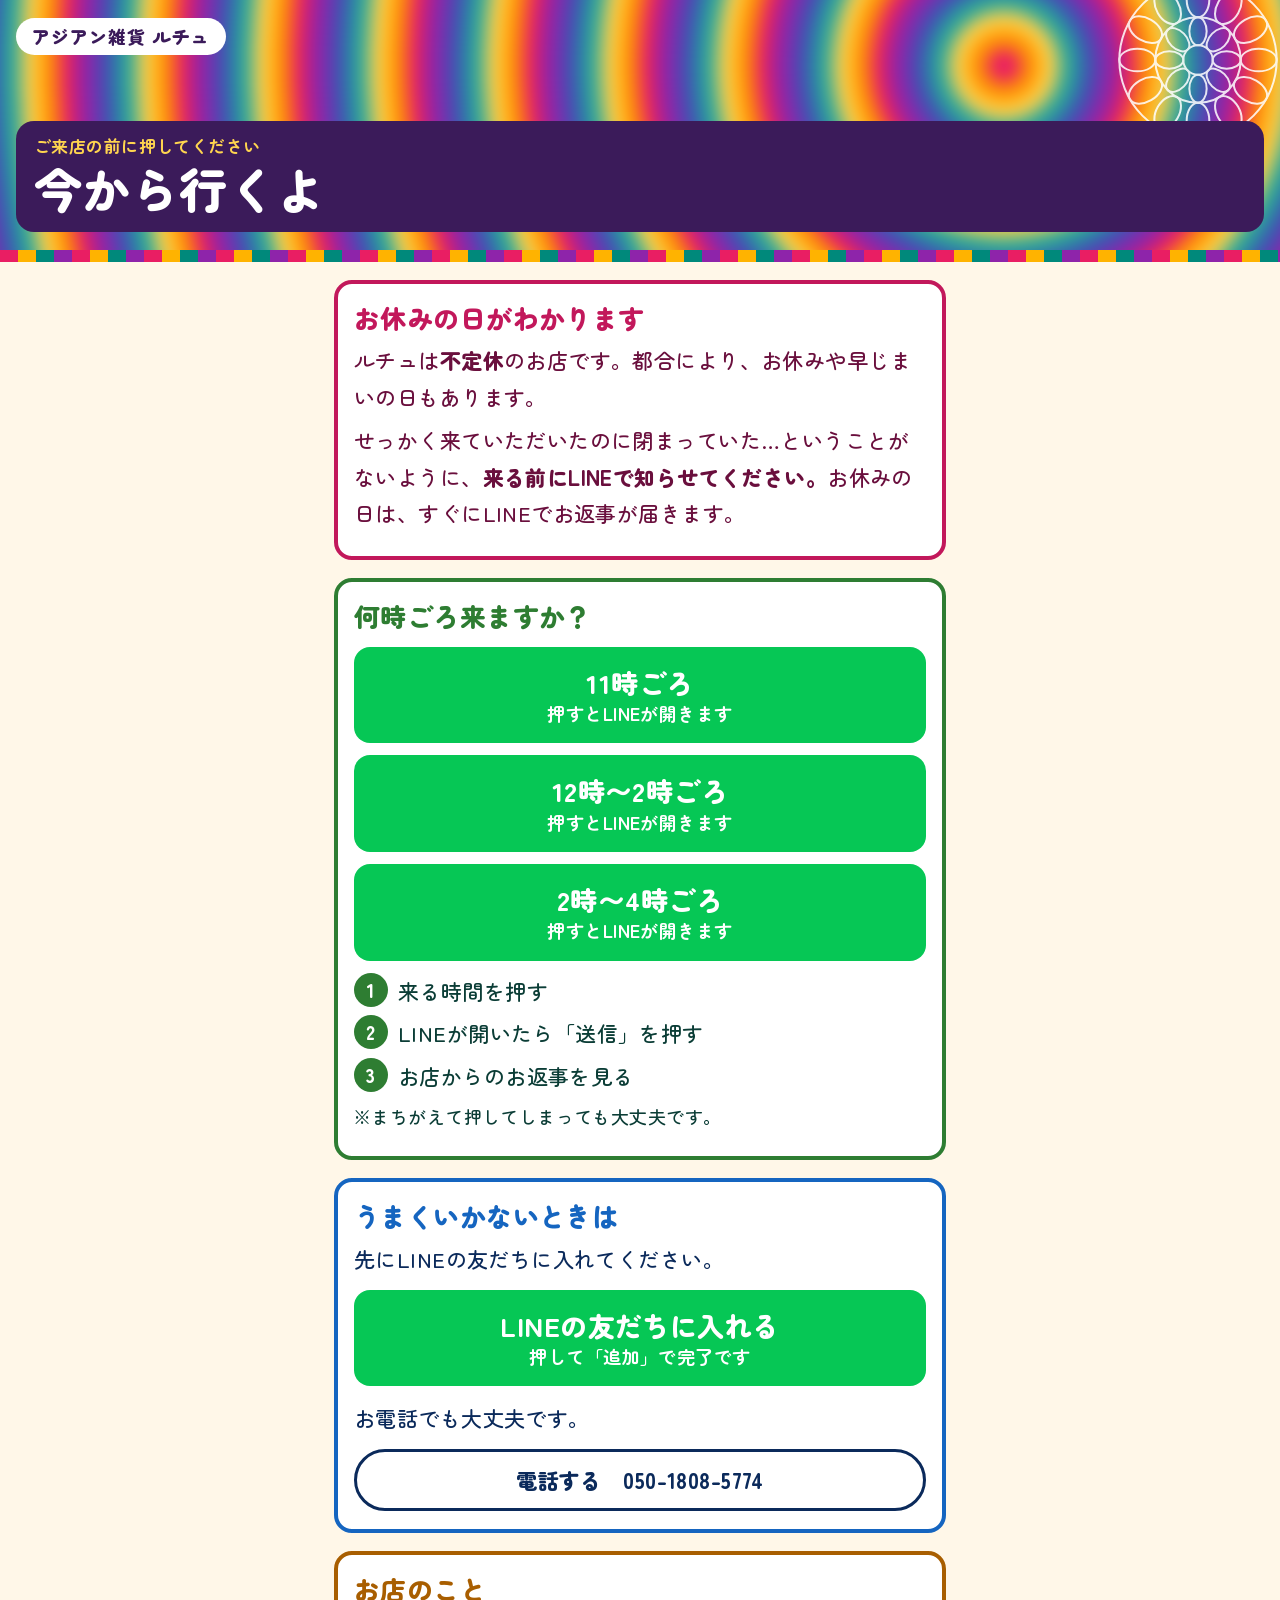
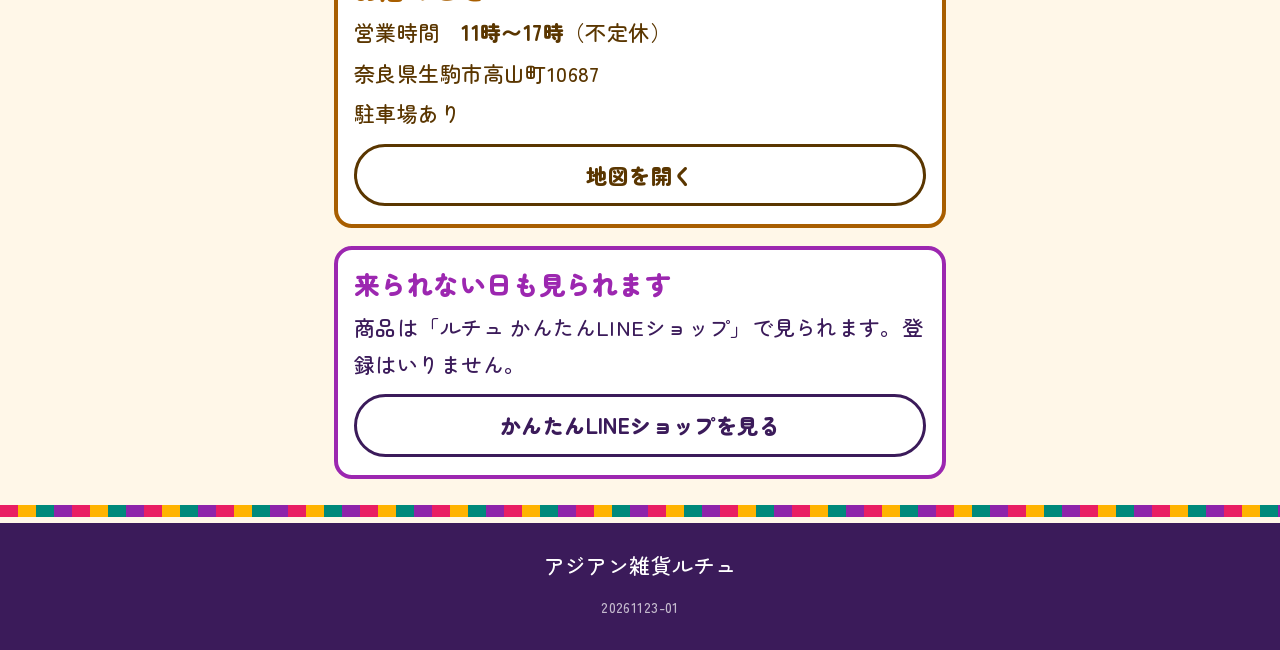
<file: iku.html>
<!DOCTYPE html>
<html lang="ja">
<head>
<meta charset="utf-8">
<meta name="viewport" content="width=device-width, initial-scale=1">
<title>今から行くよ（ご来店前のLINE連絡）｜アジアン雑貨ルチュ</title>
<meta name="description" content="アジアン雑貨ルチュ（奈良・生駒市高山町）は不定休のお店です。ご来店前に、LINEで「今から行くよ」を押してください。お休みの日はすぐにお返事が届きます。">
<meta name="theme-color" content="#3B1B5A">
<link rel="preconnect" href="https://fonts.googleapis.com"><link rel="preconnect" href="https://fonts.gstatic.com" crossorigin>
<link href="https://fonts.googleapis.com/css2?family=Zen+Maru+Gothic:wght@500;700;900&display=swap" rel="stylesheet">
<link rel="stylesheet" href="lucu-colors.css">
<style>
  /* 作成 20261123-01：インスタのプロフィールから開く「今から行くよ」のページ */
  :root{--green:#06C755}
  *{box-sizing:border-box}
  body{margin:0;background:#FFF7E8;color:#3B1B5A;font-family:"Zen Maru Gothic","Hiragino Maru Gothic ProN","Hiragino Sans","Yu Gothic","Meiryo",sans-serif;font-size:21px;line-height:1.75;letter-spacing:.02em;font-weight:500}
  b,strong,h1,h2,h3{font-weight:900}
  .top{position:relative;overflow:hidden;height:250px;color:#fff}
  .top .md{width:200px;height:200px;right:-18px;top:-40px}
  .pill{position:absolute;left:16px;top:18px;background:#fff;color:var(--dk);font-size:18px;font-weight:900;letter-spacing:.06em;padding:4px 16px;border-radius:999px;line-height:1.6}
  .banner{position:absolute;left:16px;right:16px;bottom:18px;background:var(--dk);border-radius:18px;padding:12px 18px 14px}
  .banner .sub{font-size:17px;font-weight:700;color:var(--sub);line-height:1.5}
  .banner h1{margin:2px 0 0;font-size:clamp(34px,10vw,48px);line-height:1.2;color:#fff}
  main{max-width:640px;margin:0 auto;padding:18px 14px 8px}
  .box{position:relative;background:#fff;border:4px solid var(--a1);border-radius:18px;padding:16px 16px 18px;margin:0 0 18px;color:var(--dk)}
  .box h2{margin:0 0 6px;font-size:26px;line-height:1.4;color:var(--a1)}
  .box p{margin:6px 0}
  .closed{display:none;background:#C62828;color:#fff;border-radius:18px;padding:16px 18px;margin:0 0 18px;font-size:23px;font-weight:900;line-height:1.6}
  .closed small{display:block;font-size:19px;font-weight:700}
  .btn{display:block;text-align:center;text-decoration:none;font-weight:900;border-radius:16px;padding:18px 10px;margin-top:12px;font-size:27px;line-height:1.35;width:100%}
  .btn.line{background:var(--green);color:#fff}
  .btn.line small{display:block;font-size:18px;font-weight:700}
  .btn.sub{background:#fff;color:var(--dk);border:3px solid var(--dk);border-radius:999px;font-size:21px;padding:14px 10px}
  .how{margin:12px 0 0;padding:0;list-style:none}
  .how li{display:flex;gap:10px;align-items:flex-start;margin:6px 0}
  .how .n{flex:none;width:34px;height:34px;border-radius:50%;background:var(--a1);color:#fff;font-weight:900;text-align:center;line-height:34px;font-size:19px}
  .info p{margin:4px 0}
  .foot{background:var(--dk);color:#fff;text-align:center;padding:20px 14px 26px;margin-top:6px}
  .foot p{margin:4px 0}
  .foot .ver{font-size:14px;opacity:.7;margin-top:12px}
</style>
</head>
<body class="c-main">
<header class="top tiedye c-main">
  <div class="md"></div>
  <div class="pill">アジアン雑貨 ルチュ</div>
  <div class="banner"><div class="sub">ご来店の前に押してください</div><h1>今から行くよ</h1></div>
</header>
<div class="stripe c-main"></div>
<main>
  <div class="closed" id="closed"></div>

  <section class="box c-pink">
    <h2>お休みの日がわかります</h2>
    <p>ルチュは<b>不定休</b>のお店です。都合により、お休みや早じまいの日もあります。</p>
    <p>せっかく来ていただいたのに閉まっていた…ということがないように、<b>来る前にLINEで知らせてください。</b>お休みの日は、すぐにLINEでお返事が届きます。</p>
  </section>

  <section class="box c-green">
    <h2>何時ごろ来ますか？</h2>
    <a class="btn line" id="t1" target="_blank" rel="noopener">11時ごろ<small>押すとLINEが開きます</small></a>
    <a class="btn line" id="t2" target="_blank" rel="noopener">12時〜2時ごろ<small>押すとLINEが開きます</small></a>
    <a class="btn line" id="t3" target="_blank" rel="noopener">2時〜4時ごろ<small>押すとLINEが開きます</small></a>
    <ol class="how">
      <li><span class="n">1</span><span>来る時間を押す</span></li>
      <li><span class="n">2</span><span>LINEが開いたら「送信」を押す</span></li>
      <li><span class="n">3</span><span>お店からのお返事を見る</span></li>
    </ol>
    <p style="font-size:18px">※まちがえて押してしまっても大丈夫です。</p>
  </section>

  <section class="box c-blue">
    <h2>うまくいかないときは</h2>
    <p>先にLINEの友だちに入れてください。</p>
    <a class="btn line" href="https://line.me/R/ti/p/%40212nahsk" target="_blank" rel="noopener">LINEの友だちに入れる<small>押して「追加」で完了です</small></a>
    <p style="margin-top:14px">お電話でも大丈夫です。</p>
    <a class="btn sub" href="tel:05018085774">電話する　050-1808-5774</a>
  </section>

  <section class="box info c-yellow">
    <h2>お店のこと</h2>
    <p>営業時間　<b>11時〜17時</b>（不定休）</p>
    <p>奈良県生駒市高山町10687</p>
    <p>駐車場あり</p>
    <a class="btn sub" href="https://www.google.com/maps/search/?api=1&query=%E3%82%A2%E3%82%B8%E3%82%A2%E3%83%B3%E9%9B%91%E8%B2%A8%20%E3%83%AB%E3%83%81%E3%83%A5&query_place_id=ChIJb69zyCgXAWARwwl3N8wNE1o" target="_blank" rel="noopener">地図を開く</a>
  </section>

  <section class="box c-purple">
    <h2>来られない日も見られます</h2>
    <p>商品は「ルチュ かんたんLINEショップ」で見られます。登録はいりません。</p>
    <a class="btn sub" href="./">かんたんLINEショップを見る</a>
  </section>
</main>
<div class="stripe c-main"></div>
<footer class="foot">
  <p>アジアン雑貨ルチュ</p>
  <p class="ver">20261123-01</p>
</footer>
<script>
  function mandala(){var s='<svg viewBox="-150 -150 300 300" aria-hidden="true"><g fill="none" stroke="#fff" stroke-width="3"><circle r="22"/><circle r="64"/><circle r="118"/>';for(var a=0;a<360;a+=45)s+='<ellipse cy="-43" rx="13" ry="21" transform="rotate('+a+')"/>';for(a=0;a<360;a+=30)s+='<ellipse cy="-91" rx="17" ry="27" transform="rotate('+a+')"/>';return s+"</g></svg>";}
  [].forEach.call(document.querySelectorAll(".md"),function(e){e.innerHTML=mandala();});
  // LINEのリッチメニューと同じ言葉（自動のお返事が出る言葉）
  var ID="%40212nahsk", T={t1:"今日行くよ！11時ごろ",t2:"今日行くよ！12時から2時ごろ",t3:"今日行くよ！2時から4時ごろ"};
  for(var k in T){document.getElementById(k).href="https://line.me/R/oaMessage/"+ID+"/?"+encodeURIComponent(T[k]);}
  // お休み・早じまいの日だけ赤いお知らせを出す（status.json の日付が今日のとき）
  fetch("status.json?"+Date.now()).then(function(r){return r.json()}).then(function(s){
    var d=new Date(Date.now()+9*3600000).toISOString().slice(0,10);
    if(s&&s.date===d&&s.msg){var e=document.getElementById("closed");e.innerHTML=s.msg;e.style.display="block";}
  }).catch(function(){});
</script>
</body>
</html>
</file>
<file: lucu-colors.css>
/* アジアン雑貨ルチュ 6色（LINE登録POPと同じ色）  20261118-01
   使い方：色を付けたい箱に class="c-main" などを付けるだけ。
   c-main=カラフル  c-pink=ピンク  c-blue=青  c-yellow=黄  c-green=緑  c-purple=紫
   中で使える色：--bg(うすい地の色) --dk(濃い色) --sub(濃い色の上の明るい文字)
                 --a1 --a2 --a3(アクセント3色) --g1〜--g6(しぼり染め) --s1〜--s4(しましま) */
.c-main  {--bg:#FFF7E8;--dk:#3B1B5A;--sub:#FFD54F;--a1:#C2185B;--a2:#00796B;--a3:#7B1FA2;--g1:#E91E63;--g2:#FF9800;--g3:#FFD54F;--g4:#26A69A;--g5:#3F51B5;--g6:#8E24AA;--s1:#E91E63;--s2:#FFB300;--s3:#00897B;--s4:#8E24AA}
.c-pink  {--bg:#FFF3F7;--dk:#6A0F3D;--sub:#FFD1E3;--a1:#C2185B;--a2:#AD1457;--a3:#880E4F;--g1:#AD1457;--g2:#E91E63;--g3:#F06292;--g4:#F8BBD0;--g5:#FF7043;--g6:#D81B60;--s1:#AD1457;--s2:#F06292;--s3:#FF8A65;--s4:#D81B60}
.c-blue  {--bg:#F1F8FF;--dk:#0B2A5B;--sub:#BFE6FF;--a1:#1565C0;--a2:#00838F;--a3:#283593;--g1:#0D47A1;--g2:#1E88E5;--g3:#4FC3F7;--g4:#B3E5FC;--g5:#26C6DA;--g6:#3949AB;--s1:#0D47A1;--s2:#29B6F6;--s3:#00ACC1;--s4:#3949AB}
.c-yellow{--bg:#FFFBE6;--dk:#5A3600;--sub:#FFE082;--a1:#A85E00;--a2:#8D4E00;--a3:#6D3C00;--g1:#F57F17;--g2:#FBC02D;--g3:#FFEB3B;--g4:#FFF59D;--g5:#FF9800;--g6:#F9A825;--s1:#F9A825;--s2:#FFD54F;--s3:#FB8C00;--s4:#8D5A00}
.c-green {--bg:#F1FAF5;--dk:#0B3D36;--sub:#C8F2D8;--a1:#2E7D32;--a2:#00796B;--a3:#004D40;--g1:#00695C;--g2:#26A69A;--g3:#80CBC4;--g4:#C5E1A5;--g5:#7CB342;--g6:#00897B;--s1:#00695C;--s2:#4DB6AC;--s3:#7CB342;--s4:#00897B}
.c-purple{--bg:#F8F2FC;--dk:#3B1B5A;--sub:#E9CCFF;--a1:#9C27B0;--a2:#5E35B1;--a3:#4A148C;--g1:#4A148C;--g2:#8E24AA;--g3:#BA68C8;--g4:#E1BEE7;--g5:#5C6BC0;--g6:#AB47BC;--s1:#6A1B9A;--s2:#BA68C8;--s3:#5C6BC0;--s4:#8E24AA}

/* しぼり染め（POPの上の部分） */
.tiedye{position:relative;overflow:hidden}
.tiedye::before{content:"";position:absolute;inset:-60px;background:repeating-radial-gradient(circle at 76% 34%,var(--g1) 0 18px,var(--g2) 0 38px,var(--g3) 0 55px,var(--g4) 0 76px,var(--g5) 0 95px,var(--g6) 0 116px);filter:blur(9px)}
/* しましま（POPの帯） */
.stripe{height:12px;background:repeating-linear-gradient(90deg,var(--s1) 0 18px,var(--s2) 0 36px,var(--s3) 0 54px,var(--s4) 0 72px)}
/* 花もよう（白い線） */
.md{position:absolute;pointer-events:none;opacity:.85}
.md svg{display:block;width:100%;height:100%}
</file>
